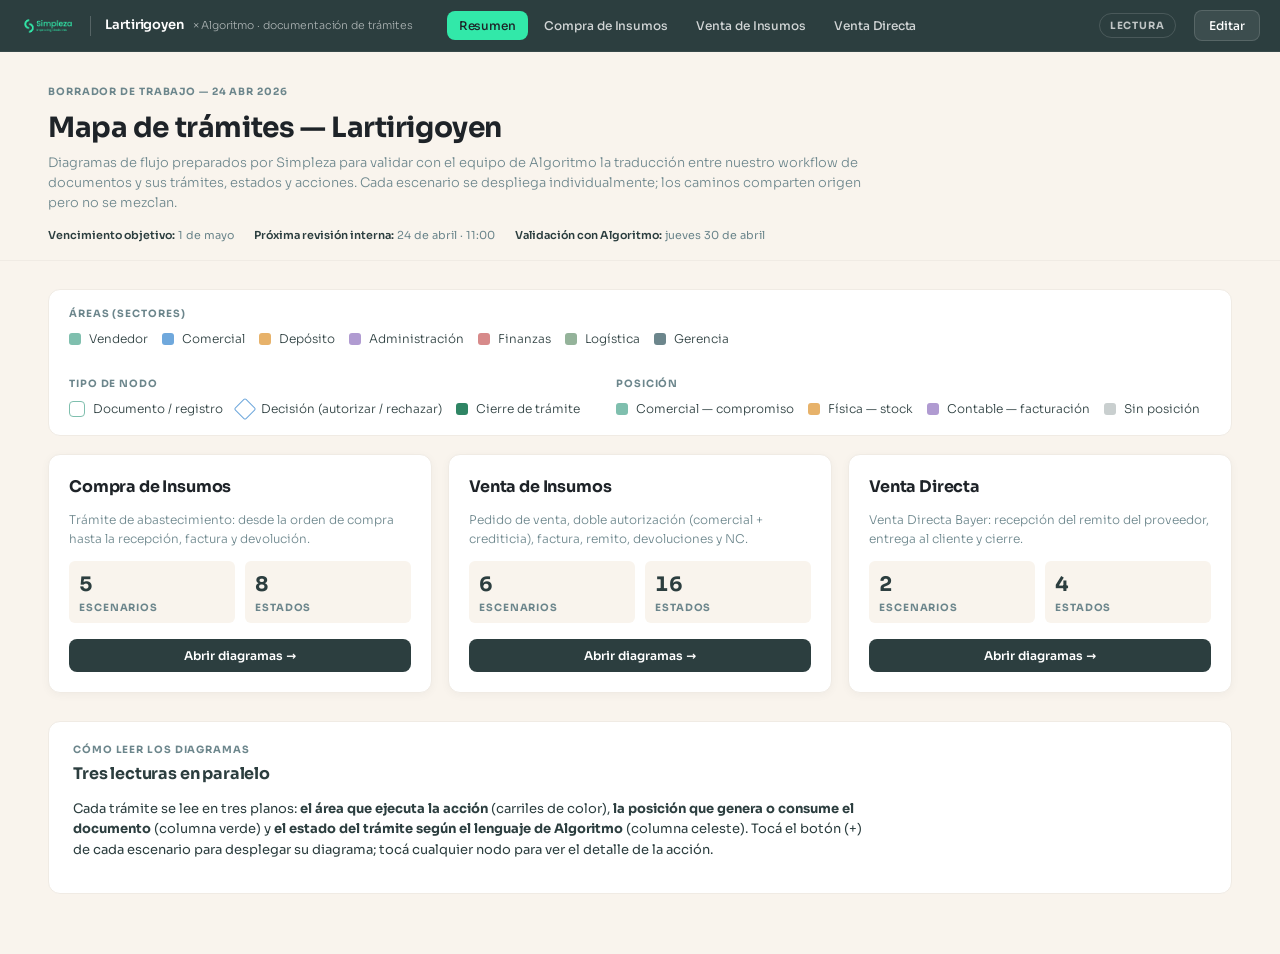
<file: index.html>
<!doctype html>
<html lang="es-AR">
<head>
<meta charset="utf-8" />
<title>Lartirigoyen — Diagramas de Flujo</title>
<link rel="stylesheet" href="colors_and_type.css" />
<style>
  :root{
    --sector-vendedor: #7FBFAE;
    --sector-comercial: #6FA8DC;
    --sector-deposito:  #E7B26A;
    --sector-admin:     #B09BD1;
    --sector-finanzas:  #D78A8A;
    --sector-logistica: #94B39A;
    --sector-gerencia:  #6C868C;

    --pos-comercial: #7FBFAE;
    --pos-contable:  #B09BD1;
    --pos-fisica:    #E7B26A;
    --pos-sin:       #C9CFCF;

    --edge: #B9C2C2;
  }
  html, body { background: var(--sz-cream); color: var(--sz-ink-800); }
  body { margin:0; font-family: var(--font-sans); font-size: 13px; font-weight: 300; line-height: 1.55; }

  /* ========== TOP BAR ========== */
  .topbar{
    position: sticky; top:0; z-index: 50;
    background: var(--sz-ink-800); color: #fff;
    display:flex; align-items:center; gap: 18px;
    padding: 10px 20px;
    border-bottom: 1px solid rgba(255,255,255,.06);
  }
  .topbar .brand{ display:flex; align-items:center; gap:10px; }
  .topbar .brand img{ height: 22px; display:block; }
  .topbar .brand .sep{ width:1px; height:20px; background: rgba(255,255,255,.2); margin: 0 4px; }
  .topbar .brand .client{ font-weight:600; font-size: 13px; letter-spacing:-0.01em; }
  .topbar .brand .client small{ font-weight:300; opacity:.6; margin-left:6px; }
  .topbar nav{ display:flex; gap: 4px; margin-left: 16px;}
  .topbar nav button{
    background: transparent; color: rgba(255,255,255,.78);
    border: 0; padding: 7px 12px; border-radius: 8px;
    font-family: inherit; font-size: 12px; font-weight: 500;
    cursor: pointer; letter-spacing: -0.005em;
  }
  .topbar nav button:hover{ background: rgba(255,255,255,.06); color:#fff; }
  .topbar nav button.active{ background: var(--sz-green); color: var(--sz-ink-900); }
  .topbar .spacer{ flex:1; }
  .topbar .edit-state{
    font-size: 10px; font-weight: 700; text-transform: uppercase; letter-spacing: .09em;
    padding: 4px 10px; border-radius: 99px; border: 1px solid rgba(255,255,255,.14);
    color: rgba(255,255,255,.7);
  }
  .topbar .edit-state.on{ background: var(--sz-green); color: var(--sz-ink-900); border-color: transparent; }
  .topbar .btn-edit{
    background: rgba(255,255,255,.08); color: #fff; border: 1px solid rgba(255,255,255,.14);
    padding: 7px 14px; border-radius: 8px; font-family: inherit; font-size: 12px;
    font-weight: 500; cursor: pointer;
  }
  .topbar .btn-edit:hover{ background: rgba(255,255,255,.14); }
  .topbar .btn-edit.on{ background: var(--sz-green); color: var(--sz-ink-900); border-color: transparent;}

  /* ========== PAGE HEADER ========== */
  .page-head{
    padding: 32px 48px 16px;
    border-bottom: 1px solid var(--sz-gray-200);
  }
  .page-head .eyebrow{
    font-size: 10px; font-weight: 700; letter-spacing: .09em;
    text-transform: uppercase; color: var(--sz-teal);
  }
  .page-head h1{
    font-size: 28px; font-weight: 700; margin: 6px 0 4px;
    letter-spacing: -0.015em; color: var(--sz-ink-900);
  }
  .page-head p{ color: var(--sz-teal); font-weight:300; margin:0; max-width: 820px;}
  .page-head .meta{
    display:flex; gap: 20px; margin-top: 14px; font-size: 11px;
    color: var(--sz-teal); font-weight: 400;
  }
  .page-head .meta span b{ color: var(--sz-ink-800); font-weight: 600; }

  /* ========== LEGEND ========== */
  .legend{
    display:flex; flex-wrap: wrap; gap: 28px 36px;
    padding: 18px 48px; background: #fff;
    border-bottom: 1px solid var(--sz-gray-200);
  }
  .legend .group{ display:flex; flex-direction:column; gap:8px; }
  .legend .group h4{
    font-size: 10px; font-weight: 700; text-transform: uppercase;
    letter-spacing: .09em; color: var(--sz-teal); margin: 0;
  }
  .legend .items{ display:flex; gap: 14px; flex-wrap:wrap;}
  .legend .chip{
    display: inline-flex; align-items:center; gap: 8px;
    font-size: 12px; color: var(--sz-ink-800);
  }
  .legend .sw{ width: 12px; height: 12px; border-radius: 3px; display:inline-block;}
  .legend .sw-d{ width: 14px; height: 14px; border-radius: 4px; border: 1.5px solid; background: #fff;}
  .legend .sw-rombo{
    width: 14px; height: 14px; transform: rotate(45deg);
    border: 1.5px solid; background: #fff; border-radius: 2px;
  }

  /* ========== SCENARIOS LIST ========== */
  .scenarios{ padding: 20px 48px 80px; }
  .scenario{
    background: #fff; border: 1px solid var(--sz-gray-200);
    border-radius: 12px; margin-bottom: 14px;
    box-shadow: 0 1px 4px rgba(0,0,0,.04), 0 2px 8px rgba(0,0,0,.03);
    overflow: hidden;
    transition: box-shadow .2s, border-color .2s;
  }
  .scenario.open{
    box-shadow: 0 4px 20px rgba(0,0,0,.07), 0 1px 4px rgba(0,0,0,.04);
    border-color: var(--sz-gray-300);
  }
  .scn-header{
    display:grid; grid-template-columns: 44px 1fr auto auto; align-items:center;
    gap: 16px; padding: 16px 20px; cursor: pointer;
    user-select: none;
  }
  .scn-header:hover{ background: var(--sz-cream); }
  .scn-toggle{
    width: 28px; height: 28px; border-radius: 8px;
    background: var(--sz-ink-800); color: #fff;
    display:flex; align-items:center; justify-content:center;
    font-size: 18px; font-weight: 300; line-height: 1;
    transition: transform .2s, background .2s;
  }
  .scenario.open .scn-toggle{
    background: var(--sz-green); color: var(--sz-ink-900);
    transform: rotate(45deg);
  }
  .scn-title{ display:flex; flex-direction:column;}
  .scn-title .idx{
    font-size: 10px; font-weight: 700; text-transform: uppercase;
    letter-spacing: .09em; color: var(--sz-teal); margin-bottom: 2px;
  }
  .scn-title .t{
    font-size: 17px; font-weight: 700; color: var(--sz-ink-900);
    letter-spacing: -0.015em;
  }
  .scn-title .t small{
    font-weight: 400; color: var(--sz-teal); font-size: 13px;
    margin-left: 8px; letter-spacing: 0;
  }
  .scn-tags{ display:flex; gap: 6px; flex-wrap: wrap; justify-content:flex-end;}
  .scn-tag{
    font-size: 10px; font-weight: 600; letter-spacing: .04em;
    padding: 4px 10px; border-radius: 99px;
    background: var(--sz-gray-100); color: var(--sz-ink-800);
    border: 1px solid var(--sz-gray-200);
    white-space: nowrap;
  }
  .scn-tag.proc{ background: #E8F5F1; color: #1f6a52; border-color: #CDE6DD;}
  .scn-tag.dev{ background: #FBEEEE; color: #8E3A3A; border-color: #F1D6D6;}
  .scn-count{ font-size: 11px; color: var(--sz-teal);}
  .scn-body{ display:none; border-top: 1px solid var(--sz-gray-200); padding: 0; background: var(--sz-cream);}
  .scenario.open .scn-body{ display:block; }

  /* ========== DIAGRAM ========== */
  .diagram-tools{
    display:flex; gap: 8px; padding: 12px 20px;
    background: #fff; border-bottom: 1px solid var(--sz-gray-200);
    align-items: center;
  }
  .diagram-tools .label{
    font-size: 10px; font-weight: 700; text-transform: uppercase;
    letter-spacing: .09em; color: var(--sz-teal);
  }
  .diagram-tools .spacer{ flex:1; }
  .diagram-tools button{
    background: #fff; border: 1px solid var(--sz-gray-200); border-radius: 6px;
    font-family: inherit; font-size: 11px; padding: 5px 10px; cursor: pointer;
    color: var(--sz-ink-800);
  }
  .diagram-tools button:hover{ border-color: var(--sz-ink-800); }
  .diagram-tools .legend-inline{ display:flex; gap: 14px; font-size: 11px; color: var(--sz-teal);}
  .diagram-tools .legend-inline b{ color: var(--sz-ink-800); font-weight: 600;}

  .diagram-wrap{ overflow-x: auto; padding: 8px 0 24px;}
  .diagram{
    min-width: 960px;
    display: grid;
    grid-template-columns: 1fr 220px 180px;
    gap: 0;
    padding: 0 20px;
  }
  .lanes-title{
    display:grid; padding: 0 0 8px; position: sticky; top: 0;
  }

  /* Swimlanes area */
  .lanes{
    background: #fff; border: 1px solid var(--sz-gray-200); border-radius: 10px;
    overflow: hidden; position: relative;
  }
  .lanes .lane-headers{
    display: grid; border-bottom: 1px solid var(--sz-gray-200);
    background: #fff;
  }
  .lanes .lane-headers .lh{
    padding: 10px 12px; font-size: 10px; font-weight: 700;
    color: #fff; letter-spacing: 0.06em; text-transform: uppercase;
    border-right: 1px solid rgba(255,255,255,.2);
    text-align: center;
    text-shadow: 0 1px 2px rgba(0,0,0,.15);
  }
  .lanes .lane-headers .lh:last-child{ border-right: 0; }

  .lanes .grid{
    position: relative;
    display: grid;
    min-height: 60px;
  }
  .lanes .row{
    display: grid; border-bottom: 1px dashed #EAE4D8;
    min-height: 92px;
  }
  .lanes .row:last-child{ border-bottom: 0; }
  .lanes .cell{
    border-right: 1px solid #F0EBDF; position: relative;
    padding: 12px 10px; min-height: 92px;
    display: flex; align-items: center; justify-content: center;
  }
  .lanes .cell:last-child{ border-right: 0; }
  .lanes .cell.bg-0{ background: rgba(127,191,174,.04);}
  .lanes .cell.bg-1{ background: rgba(111,168,220,.04);}
  .lanes .cell.bg-2{ background: rgba(231,178,106,.05);}
  .lanes .cell.bg-3{ background: rgba(176,155,209,.04);}
  .lanes .cell.bg-4{ background: rgba(215,138,138,.04);}
  .lanes .cell.bg-5{ background: rgba(148,179,154,.04);}

  /* Node boxes */
  .node{
    border: 1.5px solid var(--nc,#7FBFAE);
    background: color-mix(in srgb, var(--nc,#7FBFAE) 14%, #fff);
    color: var(--sz-ink-900);
    border-radius: 10px;
    padding: 10px 14px;
    font-size: 11.5px; font-weight: 600;
    line-height: 1.35; letter-spacing: -0.01em;
    min-width: 122px; max-width: 170px;
    text-align: center;
    position: relative; z-index: 2;
    cursor: pointer;
    box-shadow: 0 1px 4px rgba(0,0,0,.06), 0 3px 8px rgba(0,0,0,.04);
    transition: box-shadow .18s, transform .18s;
  }
  .node:hover{
    box-shadow: 0 4px 14px rgba(0,0,0,.11), 0 1px 4px rgba(0,0,0,.06);
    transform: translateY(-1px);
  }
  .node .n-idx{
    display:block; font-size: 10px; font-weight: 800;
    opacity: .5; margin-bottom: 3px; letter-spacing: 0.04em;
    text-transform: uppercase;
  }
  .node.rombo{
    transform: rotate(45deg);
    padding: 14px 10px;
    width: 104px; height: 104px;
    display:flex; align-items:center; justify-content:center;
    background: #fff;
    border-width: 1.5px;
    border-style: dashed;
    border-radius: 6px;
  }
  .node.rombo:hover{ transform: rotate(45deg) translateY(-1px); }
  .node.rombo .inner{
    transform: rotate(-45deg);
    font-size: 11px; font-weight: 700;
    line-height: 1.25; text-align: center;
  }
  .node.rombo .n-idx{ display: inline-block; margin-right: 3px; text-transform: none;}
  .node.end{
    border-radius: 99px;
    background: #2f8564; color: #fff; border-color: transparent;
    font-size: 11px; padding: 9px 20px; font-weight: 700;
    letter-spacing: 0.04em; text-transform: uppercase;
    box-shadow: 0 2px 8px rgba(47,133,100,.25);
  }
  .node.end:hover{
    box-shadow: 0 4px 16px rgba(47,133,100,.35);
    transform: translateY(-1px);
  }

  /* SVG edge layer */
  .edges{
    position: absolute; inset: 0; pointer-events: none;
    z-index: 1;
  }
  .edges path, .edges line{
    fill: none; stroke: var(--edge); stroke-width: 1.8;
    stroke-linecap: round; stroke-linejoin: round;
  }
  .edges path.dashed, .edges line.dashed{ stroke-dasharray: 5 4; stroke: #C5B4AB; }
  .edges path.no, .edges line.no{ stroke: #C98A8A; stroke-dasharray: 5 4;}
  .edges text{ font: 600 10px var(--font-sans); fill: #8a6c6c;}

  /* Position & Estado columns */
  .col-pos, .col-est{
    display: grid; gap: 0;
    padding-left: 0;
  }
  .col-pos .ch, .col-est .ch{
    min-height: 92px; display:flex; align-items:center; justify-content: flex-start;
    padding: 12px;
    border-bottom: 1px dashed #EAE4D8;
  }
  .col-pos .ch:last-child, .col-est .ch:last-child{ border-bottom: 0;}
  .col-pos .ch{ padding-left: 20px; }
  .col-est .ch{ padding-left: 12px; padding-right: 12px; }

  .pos-pill, .est-pill{
    font-size: 10.5px; font-weight: 600; padding: 5px 11px; border-radius: 99px;
    white-space: nowrap;
    border: 1px solid transparent;
    box-shadow: 0 1px 3px rgba(0,0,0,.06);
    letter-spacing: -0.005em;
  }
  .pos-pill{
    background: color-mix(in srgb, var(--pc,#C9CFCF) 20%, #fff);
    border-color: color-mix(in srgb, var(--pc,#C9CFCF) 45%, #fff);
    color: var(--sz-ink-800);
  }
  .est-pill{
    background: color-mix(in srgb, var(--ec,#CDCDCD) 20%, #fff);
    border-color: color-mix(in srgb, var(--ec,#CDCDCD) 45%, #fff);
    color: var(--sz-ink-800);
  }

  .column-head{
    padding: 10px 12px; font-size: 10px; font-weight: 700;
    color: #fff; letter-spacing: 0.06em; text-transform: uppercase;
    text-align: center; border-radius: 10px 10px 0 0;
    text-shadow: 0 1px 2px rgba(0,0,0,.15);
  }
  .col-pos .column-head{ background: #2f8564; }
  .col-est .column-head{ background: #1F7EA6; }
  .col-pos, .col-est{
    background: #fff; border: 1px solid var(--sz-gray-200);
    border-radius: 10px; overflow: hidden; margin-left: 12px;
    box-shadow: 0 1px 4px rgba(0,0,0,.04);
  }

  /* Detail popover */
  .detail-pop{
    position: fixed; z-index: 100;
    background: #fff; border: 1px solid var(--sz-gray-200);
    border-radius: 10px; box-shadow: 0 10px 30px rgba(0,0,0,.14);
    padding: 16px 18px; width: 300px;
    display: none;
  }
  .detail-pop.open{ display:block; }
  .detail-pop h5{
    margin: 0 0 4px; font-size: 14px; font-weight: 700; color: var(--sz-ink-900);
    letter-spacing: -0.01em;
  }
  .detail-pop .eye{
    font-size: 10px; font-weight: 700; text-transform: uppercase; letter-spacing: .09em;
    color: var(--sz-teal); margin-bottom: 4px;
  }
  .detail-pop .row{
    display:flex; gap: 8px; margin-top: 8px; font-size: 12px;
    align-items: flex-start;
  }
  .detail-pop .row b{ color: var(--sz-teal); font-weight:600; min-width: 70px; font-size: 11px; text-transform: uppercase; letter-spacing: .08em;}
  .detail-pop .row span{ color: var(--sz-ink-800); flex:1; }
  .detail-pop .close{
    position:absolute; top:8px; right:10px;
    background: transparent; border: 0; font-size: 16px; cursor:pointer;
    color: var(--sz-teal);
  }

  /* Edit mode */
  body.edit-on .node,
  body.edit-on .pos-pill,
  body.edit-on .est-pill,
  body.edit-on .scn-title .t,
  body.edit-on .scn-title .t small,
  body.edit-on .lh,
  body.edit-on [data-edit]{
    outline: 1px dashed rgba(50,232,169,.5);
    outline-offset: 2px;
    cursor: text;
  }
  body.edit-on [contenteditable="true"]:focus{
    outline: 2px solid var(--sz-green);
    outline-offset: 2px;
  }
  .save-hint{
    display:none;
    position: fixed; bottom: 20px; right: 20px; z-index: 200;
    background: var(--sz-ink-800); color: #fff;
    padding: 12px 18px; border-radius: 10px;
    font-size: 12px; font-weight: 500;
    box-shadow: 0 6px 18px rgba(0,0,0,.2);
  }
  body.edit-on .save-hint{ display:flex; align-items:center; gap: 12px;}
  .save-hint button{
    background: var(--sz-green); color: var(--sz-ink-900); border: 0;
    padding: 6px 12px; border-radius: 6px; font-family: inherit;
    font-weight: 600; font-size: 12px; cursor: pointer;
  }

  /* Password modal */
  .pw-mask{
    position: fixed; inset: 0; z-index: 300;
    background: rgba(44,62,63,.45); backdrop-filter: blur(3px);
    display: none; align-items:center; justify-content:center;
  }
  .pw-mask.open{ display:flex;}
  .pw-card{
    background: #fff; border-radius: 14px; padding: 28px 32px;
    box-shadow: 0 20px 60px rgba(0,0,0,.25);
    width: 340px;
  }
  .pw-card h3{
    margin: 0 0 4px; font-size: 16px; font-weight: 700; color: var(--sz-ink-900);
    letter-spacing: -0.01em;
  }
  .pw-card p{ margin: 0 0 16px; color: var(--sz-teal); font-size: 12px; font-weight: 300;}
  .pw-card input{
    width: 100%; padding: 10px 12px; border: 1px solid var(--sz-gray-200);
    border-radius: 6px; font-family: inherit; font-size: 14px;
    letter-spacing: .2em; text-align: center;
    box-sizing: border-box;
  }
  .pw-card input:focus{ outline: 2px solid var(--sz-green); outline-offset: 0; border-color: transparent;}
  .pw-card .err{ color: #c35858; font-size: 11px; margin-top: 6px; min-height: 14px; }
  .pw-card .actions{ display:flex; gap: 8px; justify-content: flex-end; margin-top: 14px;}
  .pw-card button{
    padding: 8px 14px; border-radius: 6px; font-family: inherit; font-weight: 600; font-size: 12px;
    cursor: pointer; border: 0;
  }
  .pw-card .cancel{ background: var(--sz-gray-100); color: var(--sz-ink-800);}
  .pw-card .ok{ background: var(--sz-green); color: var(--sz-ink-900);}

  /* Tabs: hide inactive */
  .view{ display:none; }
  .view.active{ display:block; }

  /* Overview cards */
  .overview{ padding: 28px 48px 60px;}
  .ov-grid{ display:grid; grid-template-columns: repeat(3, 1fr); gap: 16px; margin-top: 18px;}
  .ov-card{
    background: #fff; border: 1px solid var(--sz-gray-200); border-radius: 12px;
    padding: 20px; box-shadow: 0 2px 10px rgba(0,0,0,.04);
  }
  .ov-card h4{
    margin: 0 0 6px; font-size: 16px; font-weight: 700; color: var(--sz-ink-900);
    letter-spacing: -0.01em;
  }
  .ov-card .lead{ font-size: 12px; color: var(--sz-teal); margin-bottom: 12px;}
  .ov-card .stats{ display:grid; grid-template-columns: 1fr 1fr; gap: 10px; margin-bottom: 12px;}
  .ov-card .kpi{
    background: var(--sz-cream); border-radius: 6px; padding: 8px 10px;
  }
  .ov-card .kpi .v{ font-size: 20px; font-weight: 700; letter-spacing: -0.02em; font-variant-numeric: tabular-nums;}
  .ov-card .kpi .l{ font-size: 10px; color: var(--sz-teal); text-transform: uppercase; letter-spacing: .09em; font-weight: 700;}
  .ov-card button{
    width: 100%; background: var(--sz-ink-800); color: #fff; border: 0;
    border-radius: 8px; padding: 9px; font-family: inherit; font-weight: 600;
    font-size: 12px; cursor: pointer; margin-top: 4px;
  }
  .ov-card button:hover{ background: var(--sz-green); color: var(--sz-ink-900);}

  /* Meta row inside scn body */
  .scn-meta{
    display:grid; grid-template-columns: repeat(4, 1fr); gap: 1px;
    background: var(--sz-gray-200);
    border-bottom: 1px solid var(--sz-gray-200);
  }
  .scn-meta .m{
    background: #fff; padding: 10px 14px;
  }
  .scn-meta .m .l{
    font-size: 10px; font-weight: 700; text-transform: uppercase;
    letter-spacing: .09em; color: var(--sz-teal);
  }
  .scn-meta .m .v{ font-size: 13px; font-weight: 600; color: var(--sz-ink-900); margin-top: 2px;}

  .notes-block{
    background: #fffbf1; border-top: 1px solid #f0e3c7;
    padding: 12px 20px; font-size: 12px; color: #7a6335; line-height: 1.55;
  }
  .notes-block b{ color: #5a4722; font-weight: 700;}
</style>
</head>
<body>

<!-- ===== TOPBAR ===== -->
<div class="topbar">
  <div class="brand">
    <img src="assets/logo/imagotipo-verde.png" alt="Simpleza" />
    <div class="sep"></div>
    <div class="client">Lartirigoyen <small>× Algoritmo · documentación de trámites</small></div>
  </div>
  <nav>
    <button class="tab-btn active" data-view="overview">Resumen</button>
    <button class="tab-btn" data-view="compra">Compra de Insumos</button>
    <button class="tab-btn" data-view="venta">Venta de Insumos</button>
    <button class="tab-btn" data-view="directa">Venta Directa</button>
  </nav>
  <div class="spacer"></div>
  <div class="edit-state" id="edit-indicator">Lectura</div>
  <button class="btn-edit" id="btn-edit">Editar</button>
</div>

<!-- ===== OVERVIEW ===== -->
<section class="view active" id="v-overview">
  <div class="page-head">
    <div class="eyebrow">Borrador de trabajo — 24 abr 2026</div>
    <h1>Mapa de trámites — Lartirigoyen</h1>
    <p>Diagramas de flujo preparados por Simpleza para validar con el equipo de Algoritmo la traducción entre nuestro workflow de documentos y sus trámites, estados y acciones. Cada escenario se despliega individualmente; los caminos comparten origen pero no se mezclan.</p>
    <div class="meta">
      <span><b>Vencimiento objetivo:</b> 1 de mayo</span>
      <span><b>Próxima revisión interna:</b> 24 de abril · 11:00</span>
      <span><b>Validación con Algoritmo:</b> jueves 30 de abril</span>
    </div>
  </div>
  <div class="overview">
    <div class="legend" style="border-radius: 12px; border: 1px solid var(--sz-gray-200); padding: 16px 20px;">
      <div class="group">
        <h4>Áreas (sectores)</h4>
        <div class="items">
          <span class="chip"><span class="sw" style="background: var(--sector-vendedor);"></span> Vendedor</span>
          <span class="chip"><span class="sw" style="background: var(--sector-comercial);"></span> Comercial</span>
          <span class="chip"><span class="sw" style="background: var(--sector-deposito);"></span> Depósito</span>
          <span class="chip"><span class="sw" style="background: var(--sector-admin);"></span> Administración</span>
          <span class="chip"><span class="sw" style="background: var(--sector-finanzas);"></span> Finanzas</span>
          <span class="chip"><span class="sw" style="background: var(--sector-logistica);"></span> Logística</span>
          <span class="chip"><span class="sw" style="background: var(--sector-gerencia);"></span> Gerencia</span>
        </div>
      </div>
      <div class="group">
        <h4>Tipo de nodo</h4>
        <div class="items">
          <span class="chip"><span class="sw-d" style="border-color: #7FBFAE;"></span> Documento / registro</span>
          <span class="chip"><span class="sw-rombo" style="border-color: #6FA8DC;"></span> Decisión (autorizar / rechazar)</span>
          <span class="chip"><span class="sw" style="background: #2f8564;"></span> Cierre de trámite</span>
        </div>
      </div>
      <div class="group">
        <h4>Posición</h4>
        <div class="items">
          <span class="chip"><span class="sw" style="background: var(--pos-comercial);"></span> Comercial — compromiso</span>
          <span class="chip"><span class="sw" style="background: var(--pos-fisica);"></span> Física — stock</span>
          <span class="chip"><span class="sw" style="background: var(--pos-contable);"></span> Contable — facturación</span>
          <span class="chip"><span class="sw" style="background: var(--pos-sin);"></span> Sin posición</span>
        </div>
      </div>
    </div>

    <div class="ov-grid">
      <div class="ov-card">
        <h4>Compra de Insumos</h4>
        <p class="lead">Trámite de abastecimiento: desde la orden de compra hasta la recepción, factura y devolución.</p>
        <div class="stats">
          <div class="kpi"><div class="v">5</div><div class="l">Escenarios</div></div>
          <div class="kpi"><div class="v">8</div><div class="l">Estados</div></div>
        </div>
        <button onclick="goView('compra')">Abrir diagramas →</button>
      </div>
      <div class="ov-card">
        <h4>Venta de Insumos</h4>
        <p class="lead">Pedido de venta, doble autorización (comercial + crediticia), factura, remito, devoluciones y NC.</p>
        <div class="stats">
          <div class="kpi"><div class="v">6</div><div class="l">Escenarios</div></div>
          <div class="kpi"><div class="v">16</div><div class="l">Estados</div></div>
        </div>
        <button onclick="goView('venta')">Abrir diagramas →</button>
      </div>
      <div class="ov-card">
        <h4>Venta Directa</h4>
        <p class="lead">Venta Directa Bayer: recepción del remito del proveedor, entrega al cliente y cierre.</p>
        <div class="stats">
          <div class="kpi"><div class="v">2</div><div class="l">Escenarios</div></div>
          <div class="kpi"><div class="v">4</div><div class="l">Estados</div></div>
        </div>
        <button onclick="goView('directa')">Abrir diagramas →</button>
      </div>
    </div>

    <div style="margin-top: 28px; background: #fff; border: 1px solid var(--sz-gray-200); border-radius: 12px; padding: 20px 24px;">
      <div class="eyebrow" style="font-size: 10px; font-weight: 700; text-transform: uppercase; letter-spacing: .09em; color: var(--sz-teal);">Cómo leer los diagramas</div>
      <h3 style="margin:4px 0 10px; font-size: 16px; font-weight: 700; letter-spacing: -0.01em;">Tres lecturas en paralelo</h3>
      <p style="max-width: 800px; color: var(--sz-ink-800); font-weight: 400; font-size: 13px;">Cada trámite se lee en tres planos: <b>el área que ejecuta la acción</b> (carriles de color), <b>la posición que genera o consume el documento</b> (columna verde) y <b>el estado del trámite según el lenguaje de Algoritmo</b> (columna celeste). Tocá el botón (+) de cada escenario para desplegar su diagrama; tocá cualquier nodo para ver el detalle de la acción.</p>
    </div>
  </div>
</section>

<!-- ===== VIEWS ===== -->
<section class="view" id="v-compra"></section>
<section class="view" id="v-venta"></section>
<section class="view" id="v-directa"></section>

<!-- Detail popover -->
<div class="detail-pop" id="detail-pop">
  <button class="close" onclick="closeDetail()">×</button>
  <div class="eye" id="dp-eye">Nodo</div>
  <h5 id="dp-title">—</h5>
  <div class="row"><b>Área</b><span id="dp-area">—</span></div>
  <div class="row"><b>Tipo</b><span id="dp-type">—</span></div>
  <div class="row"><b>Posición</b><span id="dp-pos">—</span></div>
  <div class="row"><b>Estado</b><span id="dp-est">—</span></div>
  <div class="row" id="dp-action-row"><b>Acción</b><span id="dp-action">—</span></div>
</div>

<!-- Password modal -->
<div class="pw-mask" id="pw-mask">
  <div class="pw-card">
    <h3>Modo edición</h3>
    <p>Ingresá la contraseña para editar el documento. Los cambios se guardan localmente en este navegador.</p>
    <input type="password" id="pw-input" maxlength="16" placeholder="••••" autocomplete="off"/>
    <div class="err" id="pw-err">&nbsp;</div>
    <div class="actions">
      <button class="cancel" onclick="closePw()">Cancelar</button>
      <button class="ok" onclick="submitPw()">Desbloquear</button>
    </div>
  </div>
</div>

<!-- Edit save hint -->
<div class="save-hint">
  <span>Modo edición activo — los cambios se guardan automáticamente.</span>
  <button onclick="exitEdit()">Salir</button>
</div>

<script src="diagram-data.js"></script>
<script src="diagram.js"></script>

</body>
</html>
</file>
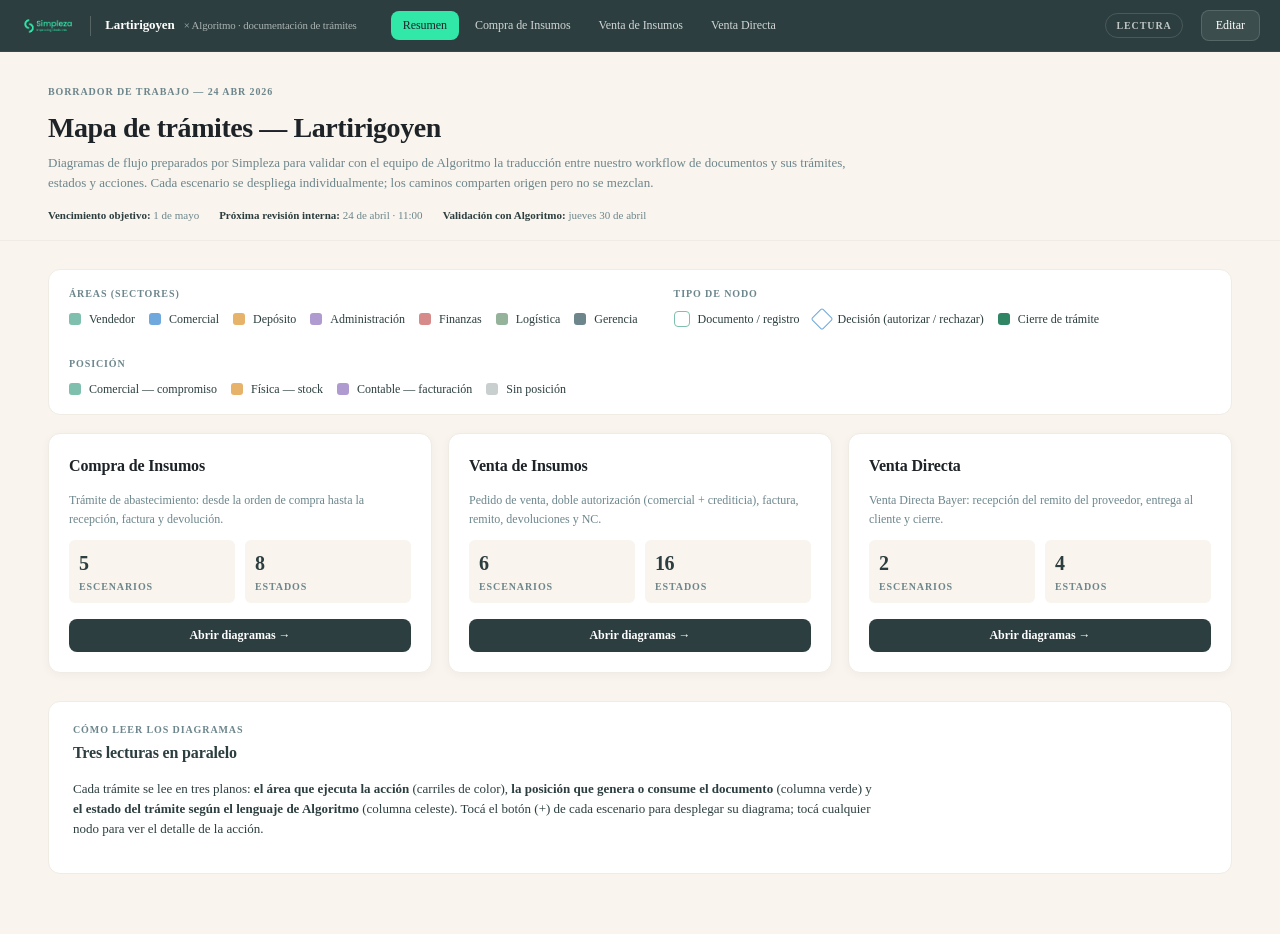
<file: Diagramas Lartirigoyen.html>
<!doctype html>
<html lang="es-AR">
<head>
<meta charset="utf-8" />
<title>Lartirigoyen — Diagramas de Flujo</title>
<link rel="stylesheet" href="colors_and_type.css" />
<style>
  :root{
    --sector-vendedor: #7FBFAE;
    --sector-comercial: #6FA8DC;
    --sector-deposito:  #E7B26A;
    --sector-admin:     #B09BD1;
    --sector-finanzas:  #D78A8A;
    --sector-logistica: #94B39A;
    --sector-gerencia:  #6C868C;

    --pos-comercial: #7FBFAE;
    --pos-contable:  #B09BD1;
    --pos-fisica:    #E7B26A;
    --pos-sin:       #C9CFCF;

    --edge: #B9C2C2;
  }
  html, body { background: var(--sz-cream); color: var(--sz-ink-800); }
  body { margin:0; font-family: var(--sz-font); font-size: 13px; font-weight: 300; line-height: 1.55; }

  /* ========== TOP BAR ========== */
  .topbar{
    position: sticky; top:0; z-index: 50;
    background: var(--sz-ink-800); color: #fff;
    display:flex; align-items:center; gap: 18px;
    padding: 10px 20px;
    border-bottom: 1px solid rgba(255,255,255,.06);
  }
  .topbar .brand{ display:flex; align-items:center; gap:10px; }
  .topbar .brand img{ height: 22px; display:block; }
  .topbar .brand .sep{ width:1px; height:20px; background: rgba(255,255,255,.2); margin: 0 4px; }
  .topbar .brand .client{ font-weight:600; font-size: 13px; letter-spacing:-0.01em; }
  .topbar .brand .client small{ font-weight:300; opacity:.6; margin-left:6px; }
  .topbar nav{ display:flex; gap: 4px; margin-left: 16px;}
  .topbar nav button{
    background: transparent; color: rgba(255,255,255,.78);
    border: 0; padding: 7px 12px; border-radius: 8px;
    font-family: inherit; font-size: 12px; font-weight: 500;
    cursor: pointer; letter-spacing: -0.005em;
  }
  .topbar nav button:hover{ background: rgba(255,255,255,.06); color:#fff; }
  .topbar nav button.active{ background: var(--sz-green); color: var(--sz-ink-900); }
  .topbar .spacer{ flex:1; }
  .topbar .edit-state{
    font-size: 10px; font-weight: 700; text-transform: uppercase; letter-spacing: .09em;
    padding: 4px 10px; border-radius: 99px; border: 1px solid rgba(255,255,255,.14);
    color: rgba(255,255,255,.7);
  }
  .topbar .edit-state.on{ background: var(--sz-green); color: var(--sz-ink-900); border-color: transparent; }
  .topbar .btn-edit{
    background: rgba(255,255,255,.08); color: #fff; border: 1px solid rgba(255,255,255,.14);
    padding: 7px 14px; border-radius: 8px; font-family: inherit; font-size: 12px;
    font-weight: 500; cursor: pointer;
  }
  .topbar .btn-edit:hover{ background: rgba(255,255,255,.14); }
  .topbar .btn-edit.on{ background: var(--sz-green); color: var(--sz-ink-900); border-color: transparent;}

  /* ========== PAGE HEADER ========== */
  .page-head{
    padding: 32px 48px 16px;
    border-bottom: 1px solid var(--sz-gray-200);
  }
  .page-head .eyebrow{
    font-size: 10px; font-weight: 700; letter-spacing: .09em;
    text-transform: uppercase; color: var(--sz-teal);
  }
  .page-head h1{
    font-size: 28px; font-weight: 700; margin: 6px 0 4px;
    letter-spacing: -0.015em; color: var(--sz-ink-900);
  }
  .page-head p{ color: var(--sz-teal); font-weight:300; margin:0; max-width: 820px;}
  .page-head .meta{
    display:flex; gap: 20px; margin-top: 14px; font-size: 11px;
    color: var(--sz-teal); font-weight: 400;
  }
  .page-head .meta span b{ color: var(--sz-ink-800); font-weight: 600; }

  /* ========== LEGEND ========== */
  .legend{
    display:flex; flex-wrap: wrap; gap: 28px 36px;
    padding: 18px 48px; background: #fff;
    border-bottom: 1px solid var(--sz-gray-200);
  }
  .legend .group{ display:flex; flex-direction:column; gap:8px; }
  .legend .group h4{
    font-size: 10px; font-weight: 700; text-transform: uppercase;
    letter-spacing: .09em; color: var(--sz-teal); margin: 0;
  }
  .legend .items{ display:flex; gap: 14px; flex-wrap:wrap;}
  .legend .chip{
    display: inline-flex; align-items:center; gap: 8px;
    font-size: 12px; color: var(--sz-ink-800);
  }
  .legend .sw{ width: 12px; height: 12px; border-radius: 3px; display:inline-block;}
  .legend .sw-d{ width: 14px; height: 14px; border-radius: 4px; border: 1.5px solid; background: #fff;}
  .legend .sw-rombo{
    width: 14px; height: 14px; transform: rotate(45deg);
    border: 1.5px solid; background: #fff; border-radius: 2px;
  }

  /* ========== SCENARIOS LIST ========== */
  .scenarios{ padding: 20px 48px 80px; }
  .scenario{
    background: #fff; border: 1px solid var(--sz-gray-200);
    border-radius: 12px; margin-bottom: 14px;
    box-shadow: 0 2px 10px rgba(0,0,0,.04);
    overflow: hidden;
    transition: box-shadow .2s;
  }
  .scenario.open{ box-shadow: 0 6px 24px rgba(0,0,0,.06);}
  .scn-header{
    display:grid; grid-template-columns: 44px 1fr auto auto; align-items:center;
    gap: 16px; padding: 16px 20px; cursor: pointer;
    user-select: none;
  }
  .scn-header:hover{ background: var(--sz-cream); }
  .scn-toggle{
    width: 28px; height: 28px; border-radius: 8px;
    background: var(--sz-ink-800); color: #fff;
    display:flex; align-items:center; justify-content:center;
    font-size: 18px; font-weight: 300; line-height: 1;
    transition: transform .2s, background .2s;
  }
  .scenario.open .scn-toggle{
    background: var(--sz-green); color: var(--sz-ink-900);
    transform: rotate(45deg);
  }
  .scn-title{ display:flex; flex-direction:column;}
  .scn-title .idx{
    font-size: 10px; font-weight: 700; text-transform: uppercase;
    letter-spacing: .09em; color: var(--sz-teal); margin-bottom: 2px;
  }
  .scn-title .t{
    font-size: 17px; font-weight: 700; color: var(--sz-ink-900);
    letter-spacing: -0.015em;
  }
  .scn-title .t small{
    font-weight: 400; color: var(--sz-teal); font-size: 13px;
    margin-left: 8px; letter-spacing: 0;
  }
  .scn-tags{ display:flex; gap: 6px; flex-wrap: wrap; justify-content:flex-end;}
  .scn-tag{
    font-size: 10px; font-weight: 600; letter-spacing: .04em;
    padding: 4px 10px; border-radius: 99px;
    background: var(--sz-gray-100); color: var(--sz-ink-800);
    border: 1px solid var(--sz-gray-200);
    white-space: nowrap;
  }
  .scn-tag.proc{ background: #E8F5F1; color: #1f6a52; border-color: #CDE6DD;}
  .scn-tag.dev{ background: #FBEEEE; color: #8E3A3A; border-color: #F1D6D6;}
  .scn-count{ font-size: 11px; color: var(--sz-teal);}
  .scn-body{ display:none; border-top: 1px solid var(--sz-gray-200); padding: 0; background: var(--sz-cream);}
  .scenario.open .scn-body{ display:block; }

  /* ========== DIAGRAM ========== */
  .diagram-tools{
    display:flex; gap: 8px; padding: 12px 20px;
    background: #fff; border-bottom: 1px solid var(--sz-gray-200);
    align-items: center;
  }
  .diagram-tools .label{
    font-size: 10px; font-weight: 700; text-transform: uppercase;
    letter-spacing: .09em; color: var(--sz-teal);
  }
  .diagram-tools .spacer{ flex:1; }
  .diagram-tools button{
    background: #fff; border: 1px solid var(--sz-gray-200); border-radius: 6px;
    font-family: inherit; font-size: 11px; padding: 5px 10px; cursor: pointer;
    color: var(--sz-ink-800);
  }
  .diagram-tools button:hover{ border-color: var(--sz-ink-800); }
  .diagram-tools .legend-inline{ display:flex; gap: 14px; font-size: 11px; color: var(--sz-teal);}
  .diagram-tools .legend-inline b{ color: var(--sz-ink-800); font-weight: 600;}

  .diagram-wrap{ overflow-x: auto; padding: 8px 0 24px;}
  .diagram{
    min-width: 960px;
    display: grid;
    grid-template-columns: 1fr 220px 180px;
    gap: 0;
    padding: 0 20px;
  }
  .lanes-title{
    display:grid; padding: 0 0 8px; position: sticky; top: 0;
  }

  /* Swimlanes area */
  .lanes{
    background: #fff; border: 1px solid var(--sz-gray-200); border-radius: 10px;
    overflow: hidden; position: relative;
  }
  .lanes .lane-headers{
    display: grid; border-bottom: 1px solid var(--sz-gray-200);
    background: #fff;
  }
  .lanes .lane-headers .lh{
    padding: 10px 12px; font-size: 11px; font-weight: 700;
    color: #fff; letter-spacing: -0.01em;
    border-right: 1px solid rgba(255,255,255,.18);
    text-align: center;
  }
  .lanes .lane-headers .lh:last-child{ border-right: 0; }

  .lanes .grid{
    position: relative;
    display: grid;
    min-height: 60px;
  }
  .lanes .row{
    display: grid; border-bottom: 1px dashed #EAE4D8;
    min-height: 92px;
  }
  .lanes .row:last-child{ border-bottom: 0; }
  .lanes .cell{
    border-right: 1px solid #F0EBDF; position: relative;
    padding: 12px 10px; min-height: 92px;
    display: flex; align-items: center; justify-content: center;
  }
  .lanes .cell:last-child{ border-right: 0; }
  .lanes .cell.bg-0{ background: rgba(127,191,174,.04);}
  .lanes .cell.bg-1{ background: rgba(111,168,220,.04);}
  .lanes .cell.bg-2{ background: rgba(231,178,106,.05);}
  .lanes .cell.bg-3{ background: rgba(176,155,209,.04);}
  .lanes .cell.bg-4{ background: rgba(215,138,138,.04);}
  .lanes .cell.bg-5{ background: rgba(148,179,154,.04);}

  /* Node boxes */
  .node{
    border: 1.5px solid var(--nc,#7FBFAE);
    background: color-mix(in srgb, var(--nc,#7FBFAE) 18%, #fff);
    color: var(--sz-ink-900);
    border-radius: 8px;
    padding: 10px 12px;
    font-size: 12px; font-weight: 600;
    line-height: 1.3; letter-spacing: -0.005em;
    min-width: 120px; max-width: 170px;
    text-align: center;
    position: relative; z-index: 2;
    box-shadow: 0 1px 3px rgba(0,0,0,.05);
  }
  .node .n-idx{
    display:block; font-size: 11px; font-weight: 800;
    opacity: .55; margin-bottom: 2px;
  }
  .node.rombo{
    transform: rotate(45deg);
    padding: 14px 10px;
    width: 100px; height: 100px;
    display:flex; align-items:center; justify-content:center;
    background: #fff;
    border-width: 1.5px;
    border-style: dashed;
  }
  .node.rombo .inner{
    transform: rotate(-45deg);
    font-size: 11px; font-weight: 700;
    line-height: 1.2; text-align: center;
  }
  .node.rombo .n-idx{ display: inline-block; margin-right: 3px;}
  .node.end{
    border-radius: 99px;
    background: #2f8564; color: #fff; border-color: transparent;
    font-size: 11px; padding: 8px 16px; font-weight: 700;
    letter-spacing: 0.02em;
  }

  /* SVG edge layer */
  .edges{
    position: absolute; inset: 0; pointer-events: none;
    z-index: 1;
  }
  .edges path, .edges line{
    fill: none; stroke: var(--edge); stroke-width: 1.5;
  }
  .edges path.dashed, .edges line.dashed{ stroke-dasharray: 4 4; stroke: #C5B4AB; }
  .edges path.no, .edges line.no{ stroke: #C98A8A; stroke-dasharray: 4 4;}
  .edges text{ font: 600 10px var(--sz-font); fill: #8a6c6c;}

  /* Position & Estado columns */
  .col-pos, .col-est{
    display: grid; gap: 0;
    padding-left: 0;
  }
  .col-pos .ch, .col-est .ch{
    min-height: 92px; display:flex; align-items:center; justify-content: flex-start;
    padding: 12px;
    border-bottom: 1px dashed #EAE4D8;
  }
  .col-pos .ch:last-child, .col-est .ch:last-child{ border-bottom: 0;}
  .col-pos .ch{ padding-left: 20px; }
  .col-est .ch{ padding-left: 12px; padding-right: 12px; }

  .pos-pill, .est-pill{
    font-size: 11px; font-weight: 600; padding: 6px 12px; border-radius: 99px;
    white-space: nowrap;
    border: 1px solid transparent;
  }
  .pos-pill{
    background: color-mix(in srgb, var(--pc,#C9CFCF) 22%, #fff);
    border-color: color-mix(in srgb, var(--pc,#C9CFCF) 55%, #fff);
    color: var(--sz-ink-800);
  }
  .est-pill{
    background: color-mix(in srgb, var(--ec,#CDCDCD) 22%, #fff);
    border-color: color-mix(in srgb, var(--ec,#CDCDCD) 55%, #fff);
    color: var(--sz-ink-800);
  }

  .column-head{
    padding: 10px 12px; font-size: 11px; font-weight: 700;
    color: #fff; letter-spacing: -0.01em; text-align: center;
    border-radius: 10px 10px 0 0;
  }
  .col-pos .column-head{ background: #2f8564; }
  .col-est .column-head{ background: #1F7EA6; }
  .col-pos, .col-est{
    background: #fff; border: 1px solid var(--sz-gray-200);
    border-radius: 10px; overflow: hidden; margin-left: 12px;
  }

  /* Detail popover */
  .detail-pop{
    position: fixed; z-index: 100;
    background: #fff; border: 1px solid var(--sz-gray-200);
    border-radius: 10px; box-shadow: 0 10px 30px rgba(0,0,0,.14);
    padding: 16px 18px; width: 300px;
    display: none;
  }
  .detail-pop.open{ display:block; }
  .detail-pop h5{
    margin: 0 0 4px; font-size: 14px; font-weight: 700; color: var(--sz-ink-900);
    letter-spacing: -0.01em;
  }
  .detail-pop .eye{
    font-size: 10px; font-weight: 700; text-transform: uppercase; letter-spacing: .09em;
    color: var(--sz-teal); margin-bottom: 4px;
  }
  .detail-pop .row{
    display:flex; gap: 8px; margin-top: 8px; font-size: 12px;
    align-items: flex-start;
  }
  .detail-pop .row b{ color: var(--sz-teal); font-weight:600; min-width: 70px; font-size: 11px; text-transform: uppercase; letter-spacing: .08em;}
  .detail-pop .row span{ color: var(--sz-ink-800); flex:1; }
  .detail-pop .close{
    position:absolute; top:8px; right:10px;
    background: transparent; border: 0; font-size: 16px; cursor:pointer;
    color: var(--sz-teal);
  }

  /* Edit mode */
  body.edit-on .node,
  body.edit-on .pos-pill,
  body.edit-on .est-pill,
  body.edit-on .scn-title .t,
  body.edit-on .scn-title .t small,
  body.edit-on .lh,
  body.edit-on [data-edit]{
    outline: 1px dashed rgba(50,232,169,.5);
    outline-offset: 2px;
    cursor: text;
  }
  body.edit-on [contenteditable="true"]:focus{
    outline: 2px solid var(--sz-green);
    outline-offset: 2px;
  }
  .save-hint{
    display:none;
    position: fixed; bottom: 20px; right: 20px; z-index: 200;
    background: var(--sz-ink-800); color: #fff;
    padding: 12px 18px; border-radius: 10px;
    font-size: 12px; font-weight: 500;
    box-shadow: 0 6px 18px rgba(0,0,0,.2);
  }
  body.edit-on .save-hint{ display:flex; align-items:center; gap: 12px;}
  .save-hint button{
    background: var(--sz-green); color: var(--sz-ink-900); border: 0;
    padding: 6px 12px; border-radius: 6px; font-family: inherit;
    font-weight: 600; font-size: 12px; cursor: pointer;
  }

  /* Password modal */
  .pw-mask{
    position: fixed; inset: 0; z-index: 300;
    background: rgba(44,62,63,.45); backdrop-filter: blur(3px);
    display: none; align-items:center; justify-content:center;
  }
  .pw-mask.open{ display:flex;}
  .pw-card{
    background: #fff; border-radius: 14px; padding: 28px 32px;
    box-shadow: 0 20px 60px rgba(0,0,0,.25);
    width: 340px;
  }
  .pw-card h3{
    margin: 0 0 4px; font-size: 16px; font-weight: 700; color: var(--sz-ink-900);
    letter-spacing: -0.01em;
  }
  .pw-card p{ margin: 0 0 16px; color: var(--sz-teal); font-size: 12px; font-weight: 300;}
  .pw-card input{
    width: 100%; padding: 10px 12px; border: 1px solid var(--sz-gray-200);
    border-radius: 6px; font-family: inherit; font-size: 14px;
    letter-spacing: .2em; text-align: center;
    box-sizing: border-box;
  }
  .pw-card input:focus{ outline: 2px solid var(--sz-green); outline-offset: 0; border-color: transparent;}
  .pw-card .err{ color: #c35858; font-size: 11px; margin-top: 6px; min-height: 14px; }
  .pw-card .actions{ display:flex; gap: 8px; justify-content: flex-end; margin-top: 14px;}
  .pw-card button{
    padding: 8px 14px; border-radius: 6px; font-family: inherit; font-weight: 600; font-size: 12px;
    cursor: pointer; border: 0;
  }
  .pw-card .cancel{ background: var(--sz-gray-100); color: var(--sz-ink-800);}
  .pw-card .ok{ background: var(--sz-green); color: var(--sz-ink-900);}

  /* Tabs: hide inactive */
  .view{ display:none; }
  .view.active{ display:block; }

  /* Overview cards */
  .overview{ padding: 28px 48px 60px;}
  .ov-grid{ display:grid; grid-template-columns: repeat(3, 1fr); gap: 16px; margin-top: 18px;}
  .ov-card{
    background: #fff; border: 1px solid var(--sz-gray-200); border-radius: 12px;
    padding: 20px; box-shadow: 0 2px 10px rgba(0,0,0,.04);
  }
  .ov-card h4{
    margin: 0 0 6px; font-size: 16px; font-weight: 700; color: var(--sz-ink-900);
    letter-spacing: -0.01em;
  }
  .ov-card .lead{ font-size: 12px; color: var(--sz-teal); margin-bottom: 12px;}
  .ov-card .stats{ display:grid; grid-template-columns: 1fr 1fr; gap: 10px; margin-bottom: 12px;}
  .ov-card .kpi{
    background: var(--sz-cream); border-radius: 6px; padding: 8px 10px;
  }
  .ov-card .kpi .v{ font-size: 20px; font-weight: 700; letter-spacing: -0.02em; font-variant-numeric: tabular-nums;}
  .ov-card .kpi .l{ font-size: 10px; color: var(--sz-teal); text-transform: uppercase; letter-spacing: .09em; font-weight: 700;}
  .ov-card button{
    width: 100%; background: var(--sz-ink-800); color: #fff; border: 0;
    border-radius: 8px; padding: 9px; font-family: inherit; font-weight: 600;
    font-size: 12px; cursor: pointer; margin-top: 4px;
  }
  .ov-card button:hover{ background: var(--sz-green); color: var(--sz-ink-900);}

  /* Meta row inside scn body */
  .scn-meta{
    display:grid; grid-template-columns: repeat(4, 1fr); gap: 1px;
    background: var(--sz-gray-200);
    border-bottom: 1px solid var(--sz-gray-200);
  }
  .scn-meta .m{
    background: #fff; padding: 10px 14px;
  }
  .scn-meta .m .l{
    font-size: 10px; font-weight: 700; text-transform: uppercase;
    letter-spacing: .09em; color: var(--sz-teal);
  }
  .scn-meta .m .v{ font-size: 13px; font-weight: 600; color: var(--sz-ink-900); margin-top: 2px;}

  .notes-block{
    background: #fffbf1; border-top: 1px solid #f0e3c7;
    padding: 12px 20px; font-size: 12px; color: #7a6335; line-height: 1.55;
  }
  .notes-block b{ color: #5a4722; font-weight: 700;}
</style>
</head>
<body>

<!-- ===== TOPBAR ===== -->
<div class="topbar">
  <div class="brand">
    <img src="assets/logo/imagotipo-verde.png" alt="Simpleza" />
    <div class="sep"></div>
    <div class="client">Lartirigoyen <small>× Algoritmo · documentación de trámites</small></div>
  </div>
  <nav>
    <button class="tab-btn active" data-view="overview">Resumen</button>
    <button class="tab-btn" data-view="compra">Compra de Insumos</button>
    <button class="tab-btn" data-view="venta">Venta de Insumos</button>
    <button class="tab-btn" data-view="directa">Venta Directa</button>
  </nav>
  <div class="spacer"></div>
  <div class="edit-state" id="edit-indicator">Lectura</div>
  <button class="btn-edit" id="btn-edit">Editar</button>
</div>

<!-- ===== OVERVIEW ===== -->
<section class="view active" id="v-overview">
  <div class="page-head">
    <div class="eyebrow">Borrador de trabajo — 24 abr 2026</div>
    <h1>Mapa de trámites — Lartirigoyen</h1>
    <p>Diagramas de flujo preparados por Simpleza para validar con el equipo de Algoritmo la traducción entre nuestro workflow de documentos y sus trámites, estados y acciones. Cada escenario se despliega individualmente; los caminos comparten origen pero no se mezclan.</p>
    <div class="meta">
      <span><b>Vencimiento objetivo:</b> 1 de mayo</span>
      <span><b>Próxima revisión interna:</b> 24 de abril · 11:00</span>
      <span><b>Validación con Algoritmo:</b> jueves 30 de abril</span>
    </div>
  </div>
  <div class="overview">
    <div class="legend" style="border-radius: 12px; border: 1px solid var(--sz-gray-200); padding: 16px 20px;">
      <div class="group">
        <h4>Áreas (sectores)</h4>
        <div class="items">
          <span class="chip"><span class="sw" style="background: var(--sector-vendedor);"></span> Vendedor</span>
          <span class="chip"><span class="sw" style="background: var(--sector-comercial);"></span> Comercial</span>
          <span class="chip"><span class="sw" style="background: var(--sector-deposito);"></span> Depósito</span>
          <span class="chip"><span class="sw" style="background: var(--sector-admin);"></span> Administración</span>
          <span class="chip"><span class="sw" style="background: var(--sector-finanzas);"></span> Finanzas</span>
          <span class="chip"><span class="sw" style="background: var(--sector-logistica);"></span> Logística</span>
          <span class="chip"><span class="sw" style="background: var(--sector-gerencia);"></span> Gerencia</span>
        </div>
      </div>
      <div class="group">
        <h4>Tipo de nodo</h4>
        <div class="items">
          <span class="chip"><span class="sw-d" style="border-color: #7FBFAE;"></span> Documento / registro</span>
          <span class="chip"><span class="sw-rombo" style="border-color: #6FA8DC;"></span> Decisión (autorizar / rechazar)</span>
          <span class="chip"><span class="sw" style="background: #2f8564;"></span> Cierre de trámite</span>
        </div>
      </div>
      <div class="group">
        <h4>Posición</h4>
        <div class="items">
          <span class="chip"><span class="sw" style="background: var(--pos-comercial);"></span> Comercial — compromiso</span>
          <span class="chip"><span class="sw" style="background: var(--pos-fisica);"></span> Física — stock</span>
          <span class="chip"><span class="sw" style="background: var(--pos-contable);"></span> Contable — facturación</span>
          <span class="chip"><span class="sw" style="background: var(--pos-sin);"></span> Sin posición</span>
        </div>
      </div>
    </div>

    <div class="ov-grid">
      <div class="ov-card">
        <h4>Compra de Insumos</h4>
        <p class="lead">Trámite de abastecimiento: desde la orden de compra hasta la recepción, factura y devolución.</p>
        <div class="stats">
          <div class="kpi"><div class="v">5</div><div class="l">Escenarios</div></div>
          <div class="kpi"><div class="v">8</div><div class="l">Estados</div></div>
        </div>
        <button onclick="goView('compra')">Abrir diagramas →</button>
      </div>
      <div class="ov-card">
        <h4>Venta de Insumos</h4>
        <p class="lead">Pedido de venta, doble autorización (comercial + crediticia), factura, remito, devoluciones y NC.</p>
        <div class="stats">
          <div class="kpi"><div class="v">6</div><div class="l">Escenarios</div></div>
          <div class="kpi"><div class="v">16</div><div class="l">Estados</div></div>
        </div>
        <button onclick="goView('venta')">Abrir diagramas →</button>
      </div>
      <div class="ov-card">
        <h4>Venta Directa</h4>
        <p class="lead">Venta Directa Bayer: recepción del remito del proveedor, entrega al cliente y cierre.</p>
        <div class="stats">
          <div class="kpi"><div class="v">2</div><div class="l">Escenarios</div></div>
          <div class="kpi"><div class="v">4</div><div class="l">Estados</div></div>
        </div>
        <button onclick="goView('directa')">Abrir diagramas →</button>
      </div>
    </div>

    <div style="margin-top: 28px; background: #fff; border: 1px solid var(--sz-gray-200); border-radius: 12px; padding: 20px 24px;">
      <div class="eyebrow" style="font-size: 10px; font-weight: 700; text-transform: uppercase; letter-spacing: .09em; color: var(--sz-teal);">Cómo leer los diagramas</div>
      <h3 style="margin:4px 0 10px; font-size: 16px; font-weight: 700; letter-spacing: -0.01em;">Tres lecturas en paralelo</h3>
      <p style="max-width: 800px; color: var(--sz-ink-800); font-weight: 400; font-size: 13px;">Cada trámite se lee en tres planos: <b>el área que ejecuta la acción</b> (carriles de color), <b>la posición que genera o consume el documento</b> (columna verde) y <b>el estado del trámite según el lenguaje de Algoritmo</b> (columna celeste). Tocá el botón (+) de cada escenario para desplegar su diagrama; tocá cualquier nodo para ver el detalle de la acción.</p>
    </div>
  </div>
</section>

<!-- ===== VIEWS ===== -->
<section class="view" id="v-compra"></section>
<section class="view" id="v-venta"></section>
<section class="view" id="v-directa"></section>

<!-- Detail popover -->
<div class="detail-pop" id="detail-pop">
  <button class="close" onclick="closeDetail()">×</button>
  <div class="eye" id="dp-eye">Nodo</div>
  <h5 id="dp-title">—</h5>
  <div class="row"><b>Área</b><span id="dp-area">—</span></div>
  <div class="row"><b>Tipo</b><span id="dp-type">—</span></div>
  <div class="row"><b>Posición</b><span id="dp-pos">—</span></div>
  <div class="row"><b>Estado</b><span id="dp-est">—</span></div>
  <div class="row" id="dp-action-row"><b>Acción</b><span id="dp-action">—</span></div>
</div>

<!-- Password modal -->
<div class="pw-mask" id="pw-mask">
  <div class="pw-card">
    <h3>Modo edición</h3>
    <p>Ingresá la contraseña para editar el documento. Los cambios se guardan localmente en este navegador.</p>
    <input type="password" id="pw-input" maxlength="16" placeholder="••••" autocomplete="off"/>
    <div class="err" id="pw-err">&nbsp;</div>
    <div class="actions">
      <button class="cancel" onclick="closePw()">Cancelar</button>
      <button class="ok" onclick="submitPw()">Desbloquear</button>
    </div>
  </div>
</div>

<!-- Edit save hint -->
<div class="save-hint">
  <span>Modo edición activo — los cambios se guardan automáticamente.</span>
  <button onclick="exitEdit()">Salir</button>
</div>

<script src="diagram-data.js"></script>
<script src="diagram.js"></script>

</body>
</html>
</file>
<file: colors_and_type.css>
/* ==========================================================================
   Simpleza Design System — Colors & Type
   Extracted from the production apps (agricultura financiera, simulador
   de cobertura, portfolio empresarial, granos).
   ========================================================================== */

/* ---------- Font faces (Sora — the brand typeface) ---------- */
@font-face { font-family: 'Sora'; src: url('./fonts/Sora-Thin.ttf') format('truetype');       font-weight: 100; font-style: normal; font-display: swap; }
@font-face { font-family: 'Sora'; src: url('./fonts/Sora-ExtraLight.ttf') format('truetype'); font-weight: 200; font-style: normal; font-display: swap; }
@font-face { font-family: 'Sora'; src: url('./fonts/Sora-Light.ttf') format('truetype');      font-weight: 300; font-style: normal; font-display: swap; }
@font-face { font-family: 'Sora'; src: url('./fonts/Sora-Regular.ttf') format('truetype');    font-weight: 400; font-style: normal; font-display: swap; }
@font-face { font-family: 'Sora'; src: url('./fonts/Sora-Medium.ttf') format('truetype');     font-weight: 500; font-style: normal; font-display: swap; }
@font-face { font-family: 'Sora'; src: url('./fonts/Sora-SemiBold.ttf') format('truetype');   font-weight: 600; font-style: normal; font-display: swap; }
@font-face { font-family: 'Sora'; src: url('./fonts/Sora-Bold.ttf') format('truetype');       font-weight: 700; font-style: normal; font-display: swap; }
@font-face { font-family: 'Sora'; src: url('./fonts/Sora-ExtraBold.ttf') format('truetype');  font-weight: 800; font-style: normal; font-display: swap; }

:root {
  /* ---------------- Brand colors ---------------- */
  /* Primary "Simpleza green" — the signature accent in the isotipo */
  --sz-green:         #32E8A9;
  --sz-green-600:     #22b67e;   /* hover / active text on light bg */
  --sz-green-700:     #1dbb85;
  --sz-green-800:     #1a8060;
  --sz-green-050:     #e0faf2;   /* soft chip / highlight fill */
  --sz-green-100:     #d4f5e9;
  --sz-green-200:     #b5eed7;

  /* Deep ink — the "sidebar" / chrome color. Used for sidebars,
     data-table headers, dark canvases. */
  --sz-ink-900:       #1e2328;
  --sz-ink-800:       #2c3e3f;   /* preferred when paired w/ cream bg */
  --sz-ink-700:       #2d3436;

  /* Warm cream / sand — content surfaces on the app canvas */
  --sz-cream:         #F9F4ED;   /* soft cream, most common canvas */
  --sz-cream-200:     #F4EFE7;
  --sz-bg:            #f0ede8;   /* slightly cooler page bg */
  --sz-sand:          #D9CCC1;

  /* Teal / gray — secondary UI */
  --sz-teal:          #6C868C;
  --sz-teal-700:      #4a5f63;

  /* Semantic palette */
  --sz-red:           #CD6155;
  --sz-red-050:       #fde8e6;
  --sz-yellow:        #F7DC6F;
  --sz-yellow-050:    #fdf5d4;
  --sz-yellow-700:    #c9a000;
  --sz-orange:        #E8944A;
  --sz-orange-600:    #F0A83D;
  --sz-orange-700:    #c97028;
  --sz-blue:          #4a7fa5;
  --sz-blue-050:      #e8f0f5;

  /* Neutral grays */
  --sz-white:         #ffffff;
  --sz-gray-050:      #fafaf8;
  --sz-gray-100:      #f7f3ed;
  --sz-gray-200:      #f0ebe4;
  --sz-gray-300:      #e5ddd4;
  --sz-gray-400:      #D9CCC1;
  --sz-gray-500:      #7F7F7F;
  --sz-gray-600:      #616A6B;

  /* ---------------- Semantic roles ---------------- */
  --bg-page:          var(--sz-cream);
  --bg-surface:       var(--sz-white);
  --bg-subtle:        var(--sz-gray-100);
  --bg-chrome:        var(--sz-ink-800);       /* sidebars, topbars when dark */

  --fg-1:             var(--sz-ink-800);       /* primary text */
  --fg-2:             var(--sz-teal);          /* secondary / muted */
  --fg-3:             var(--sz-gray-500);      /* tertiary hint */
  --fg-on-dark:       rgba(255,255,255,.85);
  --fg-on-dark-muted: rgba(255,255,255,.45);
  --fg-on-green:      var(--sz-ink-900);

  --accent:           var(--sz-green);
  --accent-fg:        var(--sz-green-600);
  --accent-soft:      var(--sz-green-050);
  --danger:           var(--sz-red);
  --warn:             var(--sz-orange-600);
  --ok:               var(--sz-green-600);

  --border:           var(--sz-gray-300);
  --border-soft:      var(--sz-gray-200);
  --border-on-dark:   rgba(255,255,255,.08);

  /* ---------------- Radii ---------------- */
  --r-xs:  4px;
  --r-sm:  6px;
  --r-md:  10px;
  --r-lg:  12px;
  --r-xl:  16px;
  --r-pill: 99px;

  /* ---------------- Shadows ---------------- */
  --sh-1: 0 1px 3px rgba(108,134,140,.12);
  --sh-2: 0 2px 10px rgba(0,0,0,.05);               /* standard card */
  --sh-3: 0 4px 18px rgba(108,134,140,.18);
  --sh-lift: 0 6px 20px rgba(0,0,0,.08);
  --sh-top: 0 1px 12px rgba(0,0,0,.06);             /* under topbars */
  --sh-accent: 0 4px 14px rgba(50,232,169,.12);

  /* ---------------- Spacing scale (4px base) ---------------- */
  --sp-1: 4px;
  --sp-2: 8px;
  --sp-3: 12px;
  --sp-4: 16px;
  --sp-5: 20px;
  --sp-6: 24px;
  --sp-7: 32px;
  --sp-8: 40px;
  --sp-9: 48px;

  /* ---------------- Type ---------------- */
  --font-sans: 'Sora', ui-sans-serif, system-ui, -apple-system, 'Segoe UI', Roboto, sans-serif;
  --font-mono: ui-monospace, SFMono-Regular, Menlo, Consolas, monospace;

  /* Display / headings */
  --fs-display:  34px;  --lh-display: 1.15; --fw-display: 700;
  --fs-h1:       22px;  --lh-h1: 1.2;       --fw-h1: 700;
  --fs-h2:       18px;  --lh-h2: 1.25;      --fw-h2: 700;
  --fs-h3:       14px;  --lh-h3: 1.3;       --fw-h3: 700;
  --fs-h4:       12px;  --lh-h4: 1.3;       --fw-h4: 700;

  /* Body + utility */
  --fs-body:     13px;  --lh-body: 1.55;    --fw-body: 400;
  --fs-small:    12px;  --lh-small: 1.5;
  --fs-xs:       10px;  --lh-xs: 1.4;

  /* KPI / numerals (tabular figures) */
  --fs-kpi:      24px;  --fw-kpi: 700;
  --fs-kpi-lg:   32px;

  /* "Eyebrow" / label (uppercase, tracked) */
  --fs-eyebrow:  10px;  --fw-eyebrow: 700;   --tr-eyebrow: 0.09em;

  /* App-chrome sizing */
  --sidebar-w:   256px;
  --topbar-h:   54px;
}

/* ---------------- Base / resets ---------------- */
html { color-scheme: light; }
body {
  font-family: var(--font-sans);
  color: var(--fg-1);
  background: var(--bg-page);
  font-size: var(--fs-body);
  line-height: var(--lh-body);
  -webkit-font-smoothing: antialiased;
  -moz-osx-font-smoothing: grayscale;
}

/* ---------------- Semantic type helpers ---------------- */
.sz-display { font-size: var(--fs-display); line-height: var(--lh-display); font-weight: var(--fw-display); letter-spacing: -0.02em; }
.sz-h1 { font-size: var(--fs-h1); line-height: var(--lh-h1); font-weight: var(--fw-h1); letter-spacing: -0.01em; }
.sz-h2 { font-size: var(--fs-h2); line-height: var(--lh-h2); font-weight: var(--fw-h2); }
.sz-h3 { font-size: var(--fs-h3); line-height: var(--lh-h3); font-weight: var(--fw-h3); }
.sz-h4 { font-size: var(--fs-h4); line-height: var(--lh-h4); font-weight: var(--fw-h4); }
.sz-body { font-size: var(--fs-body); line-height: var(--lh-body); font-weight: 400; }
.sz-body-strong { font-size: var(--fs-body); line-height: var(--lh-body); font-weight: 600; }
.sz-small { font-size: var(--fs-small); line-height: var(--lh-small); color: var(--fg-2); font-weight: 300; }
.sz-xs { font-size: var(--fs-xs); line-height: var(--lh-xs); color: var(--fg-3); }
.sz-eyebrow {
  font-size: var(--fs-eyebrow);
  font-weight: var(--fw-eyebrow);
  letter-spacing: var(--tr-eyebrow);
  text-transform: uppercase;
  color: var(--fg-2);
}
.sz-kpi    { font-size: var(--fs-kpi);    font-weight: var(--fw-kpi); font-variant-numeric: tabular-nums; letter-spacing: -0.01em; }
.sz-kpi-lg { font-size: var(--fs-kpi-lg); font-weight: var(--fw-kpi); font-variant-numeric: tabular-nums; letter-spacing: -0.02em; }

/* Mono */
.sz-mono { font-family: var(--font-mono); font-variant-numeric: tabular-nums; }
</file>
